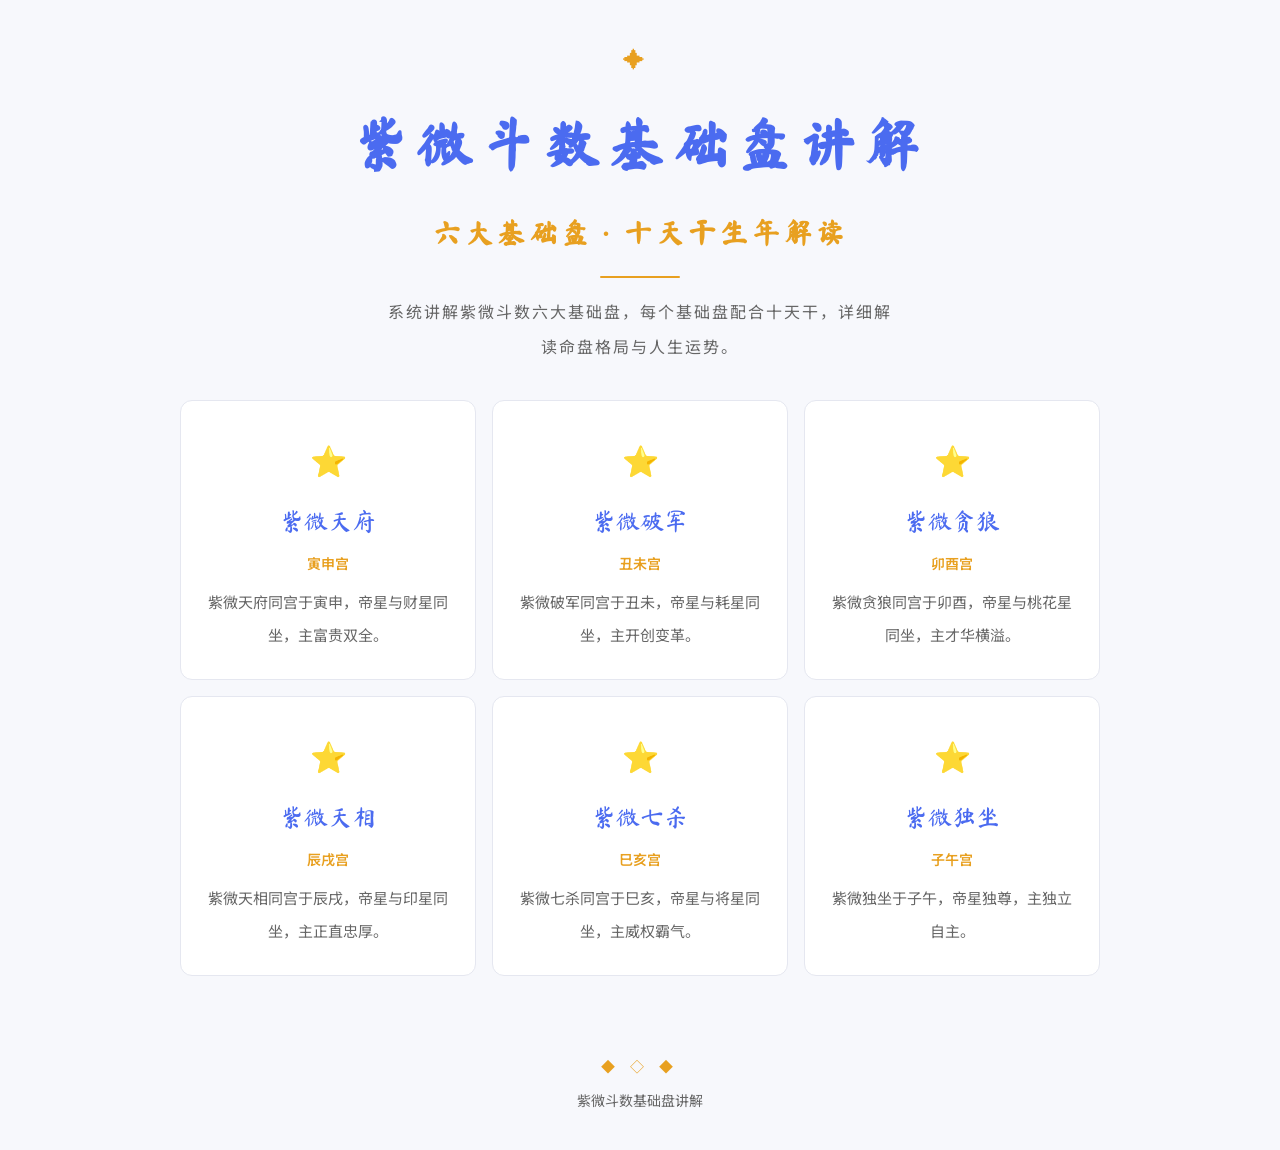
<file: index.html>
<!DOCTYPE html>
<html lang="zh-CN">
<head>
  <meta charset="UTF-8">
  <meta name="viewport" content="width=device-width, initial-scale=1.0">
  <title>紫微斗数基础盘讲解</title>
  <link href="https://fonts.googleapis.com/css2?family=Ma+Shan+Zheng&family=Noto+Serif+SC:wght@400;600;700&family=Noto+Sans+SC:wght@400;500;700&family=ZCOOL+XiaoWei&family=LXGW+WenKai&display=swap" rel="stylesheet">
  <link rel="stylesheet" href="css/style.css">
</head>
<body>
  <div class="top-ornament"></div>
  <div class="container">
    <header class="hero">
      <div class="hero-ornament">✦</div>
      <h1 class="hero-title" id="hero-title">紫微斗数</h1>
      <h2 class="hero-subtitle" id="hero-subtitle">基础盘讲解</h2>
      <div class="hero-line"></div>
      <p class="hero-desc" id="hero-desc"></p>
    </header>

    <section class="categories-grid" id="categories-grid"></section>

    <section class="contact" id="contact-section" style="display:none;">
      <div class="contact-card">
        <h3 class="contact-title">咨询联系</h3>
        <div class="contact-line"></div>
        <div class="contact-info" id="contact-info"></div>
        <p class="contact-note" id="contact-note"></p>
      </div>
    </section>

    <footer class="footer">
      <div class="footer-ornament">◆ ◇ ◆</div>
      <p>紫微斗数基础盘讲解</p>
    </footer>
  </div>
  <script src="js/main.js"></script>
</body>
</html>
</file>
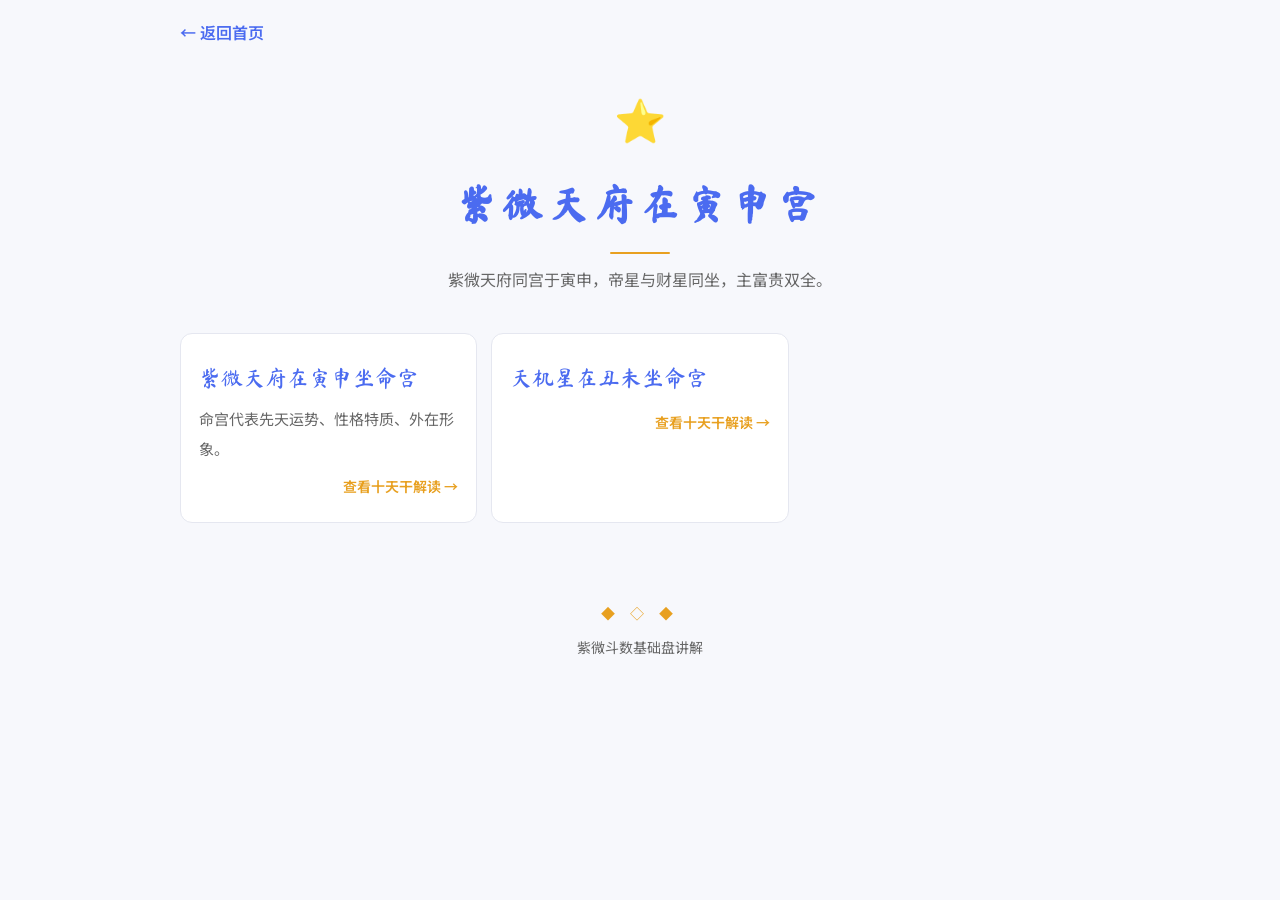
<file: category.html>
<!DOCTYPE html>
<html lang="zh-CN">
<head>
  <meta charset="UTF-8">
  <meta name="viewport" content="width=device-width, initial-scale=1.0">
  <title>分类详情 - 紫微斗数</title>
  <link href="https://fonts.googleapis.com/css2?family=Ma+Shan+Zheng&family=Noto+Serif+SC:wght@400;600;700&family=Noto+Sans+SC:wght@400;500;700&family=ZCOOL+XiaoWei&family=LXGW+WenKai&display=swap" rel="stylesheet">
  <link rel="stylesheet" href="css/style.css">
</head>
<body>
  <div class="top-ornament"></div>
  <div class="container">
    <nav class="nav-bar">
      <a href="index.html" class="back-link">← 返回首页</a>
    </nav>

    <header class="cat-header">
      <div class="cat-icon" id="cat-icon">⭐</div>
      <h1 class="cat-name" id="cat-name"></h1>
      <div class="cat-line"></div>
      <p class="cat-desc" id="cat-desc"></p>
    </header>

    <section class="palaces-list" id="palaces-list"></section>

    <footer class="footer">
      <div class="footer-ornament">◆ ◇ ◆</div>
      <p>紫微斗数基础盘讲解</p>
    </footer>
  </div>
  <script src="js/category.js"></script>
</body>
</html>
</file>
<file: css/style.css>
:root {
  --primary: #4B6BF0;
  --gold: #E8A020;
  --bg: #F7F8FC;
  --bg-card: #FFFFFF;
  --text: #1D1D1F;
  --text-light: #666;
  --border: #E5E7F0;
  --shadow: rgba(0,0,0,0.05);
  --font-title: 'Ma Shan Zheng', cursive;
  --font-body: 'Noto Serif SC', 'SimSun', serif;
  --max-w: 960px;
  --font-size: 18px;
}
*,*::before,*::after{box-sizing:border-box;margin:0;padding:0}
html{scroll-behavior:smooth;-webkit-text-size-adjust:100%}
body{font-family:var(--font-body);background:var(--bg);color:var(--text);line-height:2;font-size:var(--font-size)}
.container{max-width:var(--max-w);margin:0 auto;padding:0 20px}

/* Hero */
.hero{text-align:center;padding:36px 0 24px}
.hero-ornament{font-size:22px;color:var(--gold);margin-bottom:8px;letter-spacing:12px}
.hero-title{font-family:var(--font-title);font-size:clamp(32px,8vw,56px);color:var(--primary);letter-spacing:8px}
.hero-subtitle{font-family:var(--font-title);font-size:clamp(18px,4vw,28px);color:var(--gold);letter-spacing:4px;margin-top:4px}
.hero-line{width:80px;height:2px;background:var(--gold);margin:16px auto;border-radius:1px}
.hero-desc{font-size:16px;color:var(--text-light);letter-spacing:2px;max-width:520px;margin:0 auto;line-height:2.2}

/* 分类卡片 */
.categories-grid{display:grid;grid-template-columns:repeat(auto-fill,minmax(260px,1fr));gap:16px;padding:12px 0 40px}
.cat-card{background:var(--bg-card);border:1px solid var(--border);border-radius:12px;padding:28px 20px;text-align:center;cursor:pointer;transition:all .25s;display:block;text-decoration:none;color:inherit}
.cat-card:hover{transform:translateY(-3px);box-shadow:0 6px 24px var(--shadow);border-color:var(--primary)}
.cat-card-icon{font-size:30px;margin-bottom:8px}
.cat-card-name{font-family:var(--font-title);font-size:24px;color:var(--primary);margin-bottom:4px}
.cat-card-loc{font-size:14px;color:var(--gold);margin-bottom:8px;font-weight:600}
.cat-card-desc{font-size:15px;color:var(--text-light);line-height:2.2}

/* 联系方式 */
.contact{padding:32px 0 48px}
.contact-card{background:var(--bg-card);border:1px solid var(--border);border-radius:12px;padding:32px 24px;text-align:center;max-width:440px;margin:0 auto}
.contact-title{font-family:var(--font-title);font-size:26px;color:var(--primary);margin-bottom:8px}
.contact-line{width:50px;height:2px;background:var(--gold);margin:0 auto 16px;border-radius:1px}
.contact-info .info-item{display:flex;align-items:center;justify-content:center;gap:8px;margin-bottom:8px;font-size:16px}
.contact-info .info-label{color:var(--text-light)}
.contact-info .info-value{font-weight:700}
.contact-note{margin-top:14px;font-size:15px;color:var(--text-light)}

/* 分类页 */
.nav-bar{padding:16px 0;display:flex;gap:8px;align-items:center}
.back-link{color:var(--primary);text-decoration:none;font-size:16px;font-weight:600}
.back-link:hover{opacity:.7}
.nav-sep{color:var(--text-light)}

.cat-header{text-align:center;padding:12px 0 24px}
.cat-icon{font-size:42px;margin-bottom:4px}
.cat-name{font-family:var(--font-title);font-size:clamp(26px,6vw,40px);color:var(--primary);letter-spacing:6px}
.cat-line{width:60px;height:2px;background:var(--gold);margin:8px auto;border-radius:1px}
.cat-desc{max-width:560px;margin:0 auto;font-size:16px;color:var(--text-light);line-height:2.2}

/* 宫位列表 */
.palaces-list{display:grid;grid-template-columns:repeat(auto-fill,minmax(240px,1fr));gap:14px;padding:12px 0 40px}
.palace-item{background:var(--bg-card);border:1px solid var(--border);border-radius:12px;padding:22px 18px;cursor:pointer;transition:all .25s;display:block;text-decoration:none;color:inherit}
.palace-item:hover{transform:translateY(-2px);box-shadow:0 4px 16px var(--shadow);border-color:var(--primary)}
.palace-item-name{font-family:var(--font-title);font-size:22px;color:var(--primary);margin-bottom:4px}
.palace-item-desc{font-size:15px;color:var(--text-light);line-height:2}
.palace-item-arrow{text-align:right;margin-top:8px;font-size:14px;color:var(--gold);font-weight:600}

/* 宫位详情页 */
.palace-header{text-align:center;padding:12px 0 20px}
.palace-title{font-family:var(--font-title);font-size:clamp(24px,5vw,38px);color:var(--primary);letter-spacing:4px}
.palace-line{width:60px;height:2px;background:var(--gold);margin:8px auto;border-radius:1px}
.palace-desc{max-width:560px;margin:0 auto;font-size:16px;color:var(--text-light);line-height:2.2}

/* 天干导航 */
.stems-nav{display:flex;flex-wrap:wrap;justify-content:center;gap:8px;padding:14px 0;border-top:1px solid var(--border);border-bottom:1px solid var(--border);margin:14px 0}
.stem-tab{padding:10px 20px;border:1px solid var(--border);border-radius:22px;cursor:pointer;font-size:16px;font-weight:600;color:var(--text-light);background:#fff;transition:all .2s;font-family:var(--font-body)}
.stem-tab:hover{border-color:var(--primary);color:var(--primary)}
.stem-tab.active{background:var(--primary);color:#fff;border-color:var(--primary)}

/* 天干内容 */
.stem-content{padding:16px 0 36px}
.stem-card{background:var(--bg-card);border:1px solid var(--border);border-radius:12px;padding:24px 20px;margin-bottom:14px}
.stem-card-title{font-family:var(--font-title);font-size:22px;color:var(--primary);margin-bottom:12px;padding-bottom:10px;border-bottom:1px solid var(--border)}
.stem-card-body{font-size:17px;line-height:2.4;color:var(--text);white-space:pre-wrap}
.stem-card-body:empty::before{content:'暂无内容';color:#bbb;font-style:italic}

/* 页脚 */
.footer{text-align:center;padding:36px 0;color:var(--text-light);font-size:14px}
.footer-ornament{color:var(--gold);letter-spacing:6px;margin-bottom:6px}

/* ====== 移动端 ====== */
@media(max-width:768px){
  .container{padding:0 16px}
  .hero{padding:28px 0 16px}
  .hero-title{font-size:clamp(28px,10vw,44px);letter-spacing:4px}
  .hero-subtitle{font-size:clamp(16px,5vw,24px)}
  .hero-desc{font-size:15px}
  .categories-grid{grid-template-columns:1fr 1fr;gap:12px}
  .cat-card{padding:22px 14px}
  .cat-card-name{font-size:20px}
  .cat-card-desc{font-size:14px}
  .palaces-list{grid-template-columns:1fr}
  .palace-item{padding:18px 16px}
  .palace-item-name{font-size:20px}
  .stems-nav{gap:6px}
  .stem-tab{padding:8px 16px;font-size:15px}
  .stem-card{padding:18px 14px}
  .stem-card-body{font-size:16px}
}

@media(max-width:480px){
  .categories-grid{grid-template-columns:1fr}
  .cat-card{padding:20px 16px}
  .cat-card-desc{font-size:14px}
}
</file>
